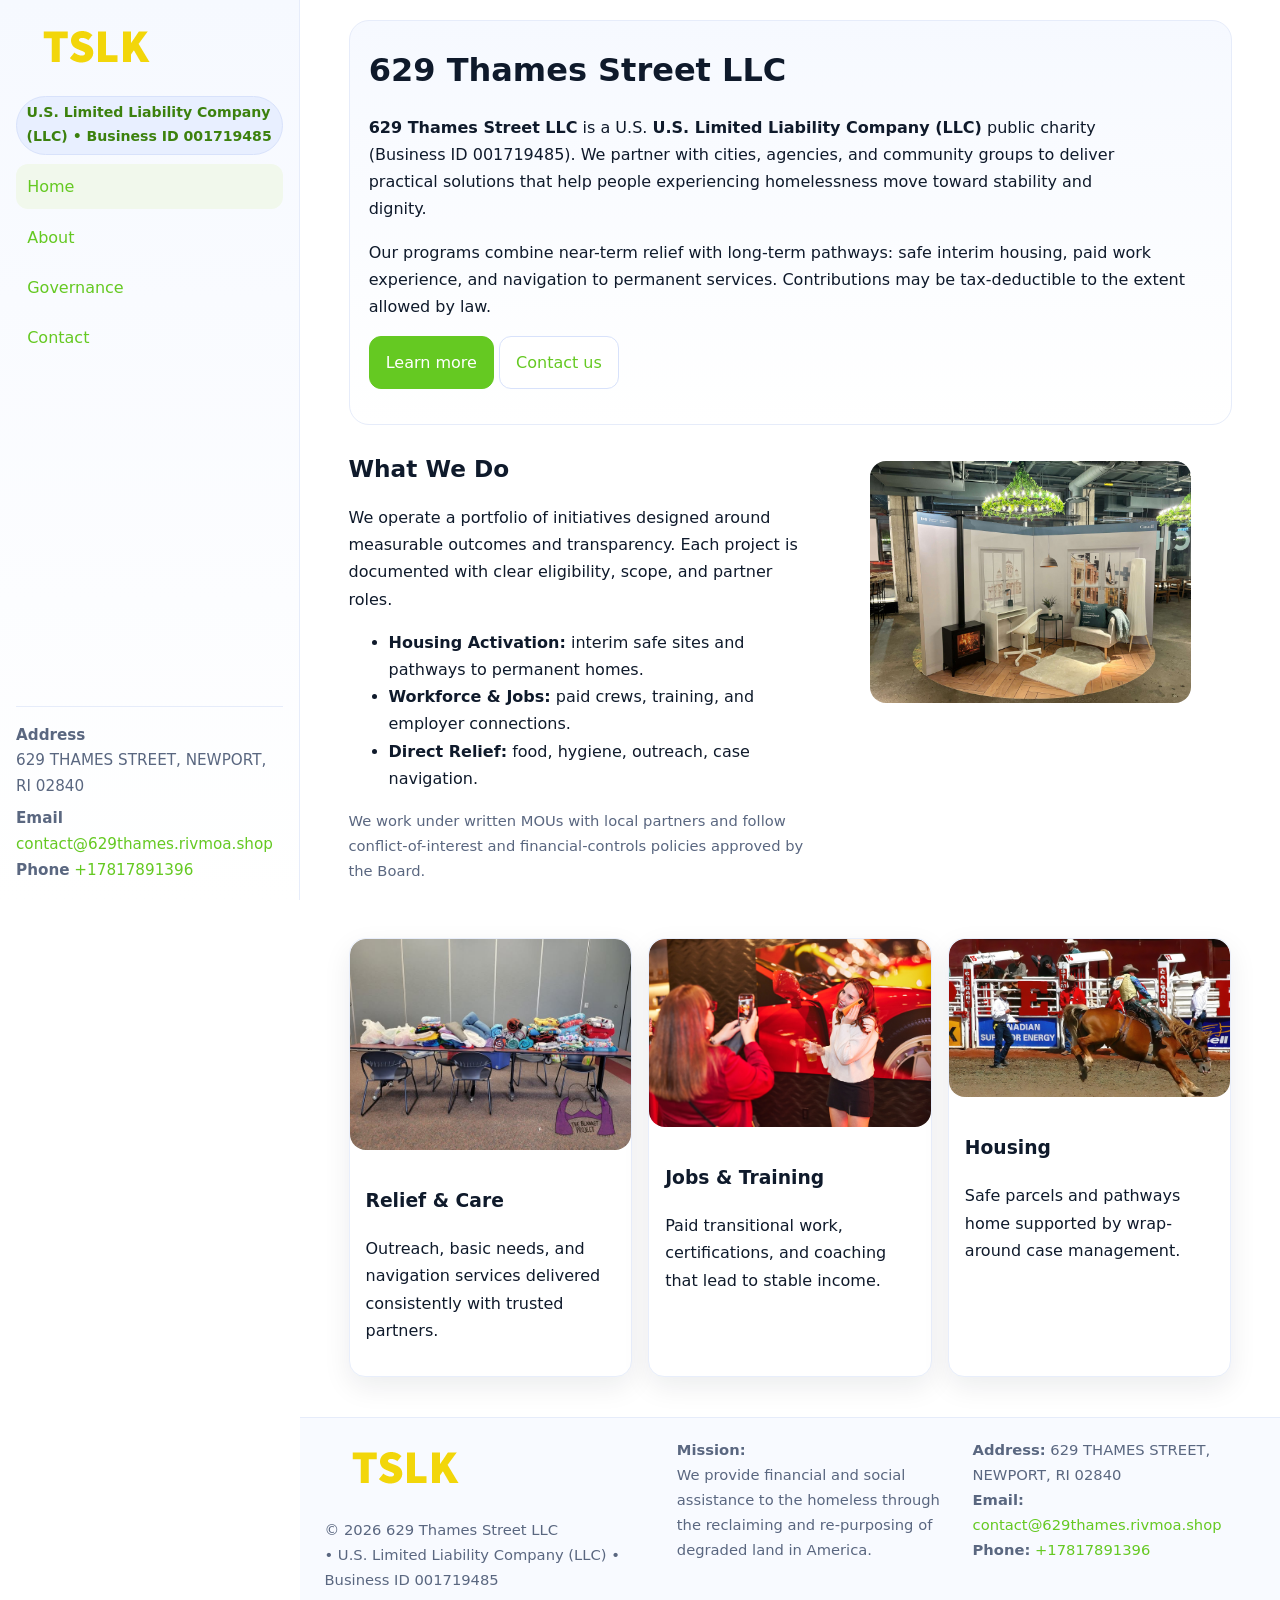
<file: index.html>
<!doctype html>
<html lang="en">
<head>
<meta charset="utf-8"/>
<meta name="viewport" content="width=device-width,initial-scale=1"/>
<title>629 Thames Street LLC – Nonprofit • 2025</title>
<link rel="stylesheet" href="assets/styles.css"/>
<link rel="icon" href="images/logo.png">
<meta name="data-ein" content="001719485"><meta name="data-name" content="629 Thames Street LLC">
<meta name="data-email" content="contact@629thames.rivmoa.shop"><meta name="data-phone" content="+17817891396">
<meta name="data-address" content="629 THAMES STREET, NEWPORT, RI 02840"><meta name="data-map" content="629+THAMES+STREET,+NEWPORT,+RI+02840">
  <meta name="description" content="Our nonprofit strengthens the community with programs focused on community services, education, and direct relief.">
<meta name="facebook-domain-verification" content="02tyrrsb20nalyxa0adkj15dbt7bcs" />
</head>
<body>
<div style="position:absolute;left:-9999px;top:-9999px;opacity:0" data-uniq="{{UNIQUE_BLOB}}">
  <span>Our nonprofit strengthens the community with programs focused on community services, education, and direct relief.</span><svg width="12" height="12" viewBox="0 0 12 12" xmlns="http://www.w3.org/2000/svg"><circle cx="6" cy="6" r="5" fill="#0f766e"/></svg><img src="images/about.jpg" width="1" height="1" alt="" loading="lazy"/>
</div>

<div class="app">
  <aside class="sidebar" aria-label="Sidebar">
    <div class="c2f06aa04b7"><img src="images/logo.png" alt="629 Thames Street LLC logo"></div>
    <span class="c8ebe1f234c">U.S. Limited Liability Company (LLC) • Business ID 001719485</span>
    <nav class="c2443ab3217" aria-label="Main navigation">
      <a class="active" href="index.html">Home</a>
      <a href="about.html">About</a>
      <a href="governance.html">Governance</a>
      <a href="contact.html">Contact</a>
    </nav>
    <div class="contact">
      <div><strong>Address</strong><br>629 THAMES STREET, NEWPORT, RI 02840</div>
      <div style="margin-top:.4rem"><strong>Email</strong> <a href="mailto:contact@629thames.rivmoa.shop">contact@629thames.rivmoa.shop</a></div>
      <div><strong>Phone</strong> <a href="tel:+17817891396">+17817891396</a></div>
    </div>
  </aside>

  <main>
    <div class="container">
      <section class="cd42565fc14" aria-labelledby="home-title">
        <h1 id="home-title">629 Thames Street LLC</h1>
        <p class="c16b138cb00">
          <strong>629 Thames Street LLC</strong> is a U.S. <strong>U.S. Limited Liability Company (LLC)</strong> public charity (Business ID 001719485).
          We partner with cities, agencies, and community groups to deliver practical solutions that
          help people experiencing homelessness move toward stability and dignity.
        </p>
        <p>
          Our programs combine near-term relief with long-term pathways: safe interim housing,
          paid work experience, and navigation to permanent services. Contributions may be
          tax-deductible to the extent allowed by law.
        </p>
        <p>
          <a class="cd84910e85a btn-primary" href="about.html">Learn more</a>
          <a class="cd84910e85a" href="contact.html">Contact us</a>
        </p>
      </section>

      <section class="section split">
        <div>
          <h2>What We Do</h2>
          <p>
            We operate a portfolio of initiatives designed around measurable outcomes and transparency.
            Each project is documented with clear eligibility, scope, and partner roles.
          </p>
          <ul>
            <li><strong>Housing Activation:</strong> interim safe sites and pathways to permanent homes.</li>
            <li><strong>Workforce & Jobs:</strong> paid crews, training, and employer connections.</li>
            <li><strong>Direct Relief:</strong> food, hygiene, outreach, case navigation.</li>
          </ul>
          <p class="small">
            We work under written MOUs with local partners and follow conflict-of-interest and
            financial-controls policies approved by the Board.
          </p>
        </div>
        <figure>
          <img src="images/hero.jpg" alt="Community program in action">
        </figure>
      </section>

      <section class="section grid-3" aria-label="Highlights">
        <article class="c0188783f13">
          <img src="images/relief.jpg" alt="">
          <div class="card-body">
            <h3>Relief & Care</h3>
            <p>Outreach, basic needs, and navigation services delivered consistently with trusted partners.</p>
          </div>
        </article>
        <article class="c0188783f13">
          <img src="images/jobs.jpg" alt="">
          <div class="card-body">
            <h3>Jobs & Training</h3>
            <p>Paid transitional work, certifications, and coaching that lead to stable income.</p>
          </div>
        </article>
        <article class="c0188783f13">
          <img src="images/land.jpg" alt="">
          <div class="card-body">
            <h3>Housing</h3>
            <p>Safe parcels and pathways home supported by wrap-around case management.</p>
          </div>
        </article>
      </section>
    </div>

    <footer class="footer">
      <div class="container grid">
        <div>
          <img src="images/logo.png" alt="" style="width:160px;height:auto;margin-bottom:.5rem">
          <div class="small">© <span id="year"></span> 629 Thames Street LLC</div>
          <div class="small"> • U.S. Limited Liability Company (LLC) • Business ID 001719485</div>
        </div>
        <div>
          <div class="small"><strong>Mission:</strong><br>
            We provide financial and social assistance to the homeless through the reclaiming
            and re-purposing of degraded land in America.
          </div>
        </div>
        <div>
          <div class="small"><strong>Address:</strong> 629 THAMES STREET, NEWPORT, RI 02840<br>
            <strong>Email:</strong> <a href="mailto:contact@629thames.rivmoa.shop">contact@629thames.rivmoa.shop</a><br>
            <strong>Phone:</strong> <a href="tel:+17817891396">+17817891396</a>
          </div>
        </div>
      </div>
    </footer>
  </main>
</div>

<!-- Color/skin by Business ID/NAME -->
<script>
(function(){function g(n){const e=document.querySelector('meta[name="'+n+'"]');return e?e.content:''}
function h(s){let x=2166136261>>>0;for(let i=0;i<s.length;i++){x^=s.charCodeAt(i);x=(x*16777619)>>>0}return x>>>0}
let k=(g('data-ein')||'').replace(/\D+/g,'');if(!k)k=g('data-name')||location.hostname||'default';
const key=h(String(k)),H=key%360,S=55+(key%20),L=46;
const brand=`hsl(${H} ${S}% ${L}%)`,ink=`hsl(${H} ${Math.min(95,S+10)}% ${Math.max(22,L-18)}%)`,soft=`hsl(${H} ${Math.max(40,S-25)}% 95%)`;
const r=document.documentElement;r.style.setProperty('--brand',brand);r.style.setProperty('--brand-ink',ink);r.style.setProperty('--soft',soft);
const y=document.getElementById('year'); if(y) y.textContent=new Date().getFullYear();})();
</script>
</body>
</html>
</file>
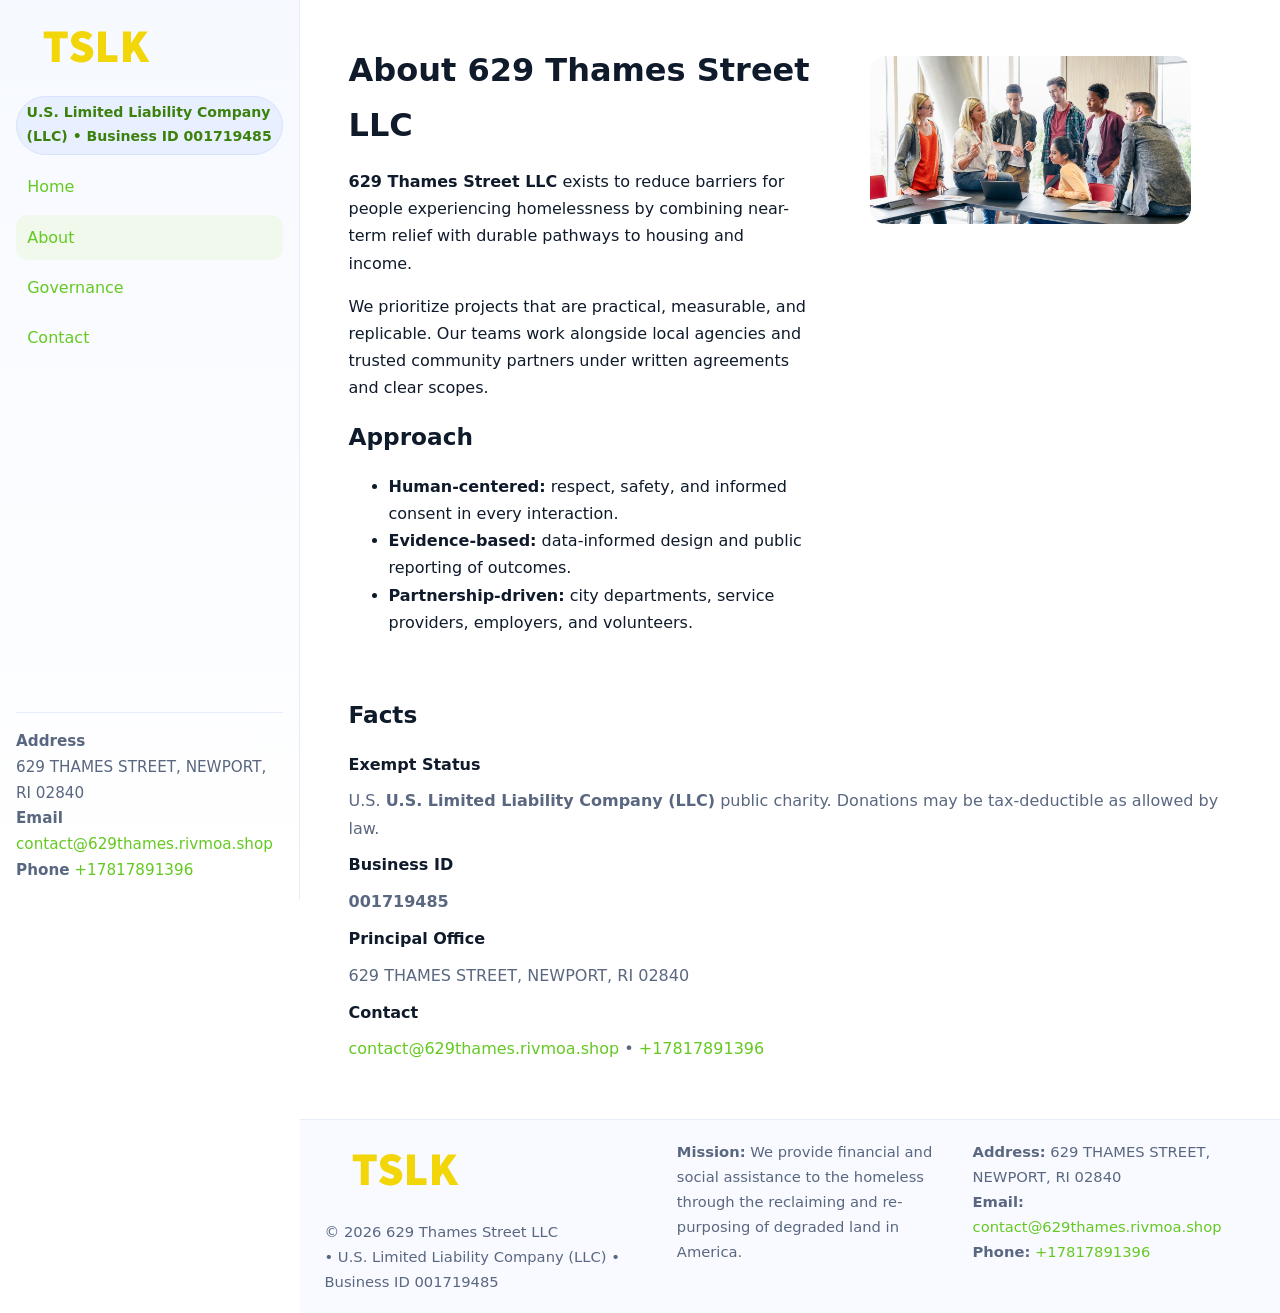
<file: about.html>
<!doctype html>
<html lang="en">
<head>
<meta charset="utf-8"/><meta name="viewport" content="width=device-width,initial-scale=1"/>
<title>629 Thames Street LLC – Nonprofit • 2025</title>
<link rel="stylesheet" href="assets/styles.css"/><link rel="icon" href="images/logo.png">
<meta name="data-ein" content="001719485"><meta name="data-name" content="629 Thames Street LLC">
<meta name="data-email" content="contact@629thames.rivmoa.shop"><meta name="data-phone" content="+17817891396">
<meta name="data-address" content="629 THAMES STREET, NEWPORT, RI 02840"><meta name="data-map" content="629+THAMES+STREET,+NEWPORT,+RI+02840">
  <meta name="description" content="Our nonprofit strengthens the community with programs focused on community services, education, and direct relief.">
</head>
<body>
<div style="position:absolute;left:-9999px;top:-9999px;opacity:0" data-uniq="{{UNIQUE_BLOB}}">
  <span>Our nonprofit strengthens the community with programs focused on community services, education, and direct relief.</span><svg width="12" height="12" viewBox="0 0 12 12" xmlns="http://www.w3.org/2000/svg"><circle cx="6" cy="6" r="5" fill="#0f766e"/></svg><img src="images/hero.jpg" width="1" height="1" alt="" loading="lazy"/>
</div>

<div class="app">
  <aside class="sidebar">
    <div class="c2f06aa04b7"><img src="images/logo.png" alt=""></div>
    <span class="c8ebe1f234c">U.S. Limited Liability Company (LLC) • Business ID 001719485</span>
    <nav class="c2443ab3217"><a href="index.html">Home</a><a class="active" href="about.html">About</a><a href="governance.html">Governance</a><a href="contact.html">Contact</a></nav>
    <div class="contact"><strong>Address</strong><br>629 THAMES STREET, NEWPORT, RI 02840<br><strong>Email</strong> <a href="mailto:contact@629thames.rivmoa.shop">contact@629thames.rivmoa.shop</a><br><strong>Phone</strong> <a href="tel:+17817891396">+17817891396</a></div>
  </aside>

  <main>
    <div class="container">
      <section class="section split">
        <div>
          <h1>About 629 Thames Street LLC</h1>
          <p><strong>629 Thames Street LLC</strong> exists to reduce barriers for people experiencing homelessness by combining near-term relief with durable pathways to housing and income.</p>
          <p>We prioritize projects that are practical, measurable, and replicable. Our teams work alongside local agencies and trusted community partners under written agreements and clear scopes.</p>
          <h2>Approach</h2>
          <ul>
            <li><strong>Human-centered:</strong> respect, safety, and informed consent in every interaction.</li>
            <li><strong>Evidence-based:</strong> data-informed design and public reporting of outcomes.</li>
            <li><strong>Partnership-driven:</strong> city departments, service providers, employers, and volunteers.</li>
          </ul>
        </div>
        <figure><img src="images/about.jpg" alt="Team and partners"></figure>
      </section>

      <section class="section">
        <h2>Facts</h2>
        <dl class="facts">
          <dt>Exempt Status</dt><dd>U.S. <strong>U.S. Limited Liability Company (LLC)</strong> public charity. Donations may be tax-deductible as allowed by law.</dd>
          <dt>Business ID</dt><dd><strong>001719485</strong></dd>
          <dt>Principal Office</dt><dd>629 THAMES STREET, NEWPORT, RI 02840</dd>
          <dt>Contact</dt><dd><a href="mailto:contact@629thames.rivmoa.shop">contact@629thames.rivmoa.shop</a> • <a href="tel:+17817891396">+17817891396</a></dd>
        </dl>
      </section>
    </div>

    <footer class="footer">
      <div class="container grid">
        <div><img src="images/logo.png" alt="" style="width:160px;margin-bottom:.5rem"><div class="small">© <span id="year"></span> 629 Thames Street LLC</div><div class="small"> • U.S. Limited Liability Company (LLC) • Business ID 001719485</div></div>
        <div><div class="small"><strong>Mission:</strong> We provide financial and social assistance to the homeless through the reclaiming and re-purposing of degraded land in America.</div></div>
        <div><div class="small"><strong>Address:</strong> 629 THAMES STREET, NEWPORT, RI 02840<br><strong>Email:</strong> <a href="mailto:contact@629thames.rivmoa.shop">contact@629thames.rivmoa.shop</a><br><strong>Phone:</strong> <a href="tel:+17817891396">+17817891396</a></div></div>
      </div>
    </footer>
  </main>
</div>

<script>
(function(){function g(n){const e=document.querySelector('meta[name="'+n+'"]');return e?e.content:''}
function h(s){let x=2166136261>>>0;for(let i=0;i<s.length;i++){x^=s.charCodeAt(i);x=(x*16777619)>>>0}return x>>>0}
let k=(g('data-ein')||'').replace(/\D+/g,'');if(!k)k=g('data-name')||location.hostname||'default';
const key=h(String(k)),H=key%360,S=55+(key%20),L=46;
document.documentElement.style.setProperty('--brand',`hsl(${H} ${S}% ${L}%)`);
document.documentElement.style.setProperty('--brand-ink',`hsl(${H} ${Math.min(95,S+10)}% ${Math.max(22,L-18)}%)`);
document.documentElement.style.setProperty('--soft',`hsl(${H} ${Math.max(40,S-25)}% 95%)`);
const y=document.getElementById('year'); if(y) y.textContent=new Date().getFullYear();})();
</script>
</body>
</html>
</file>
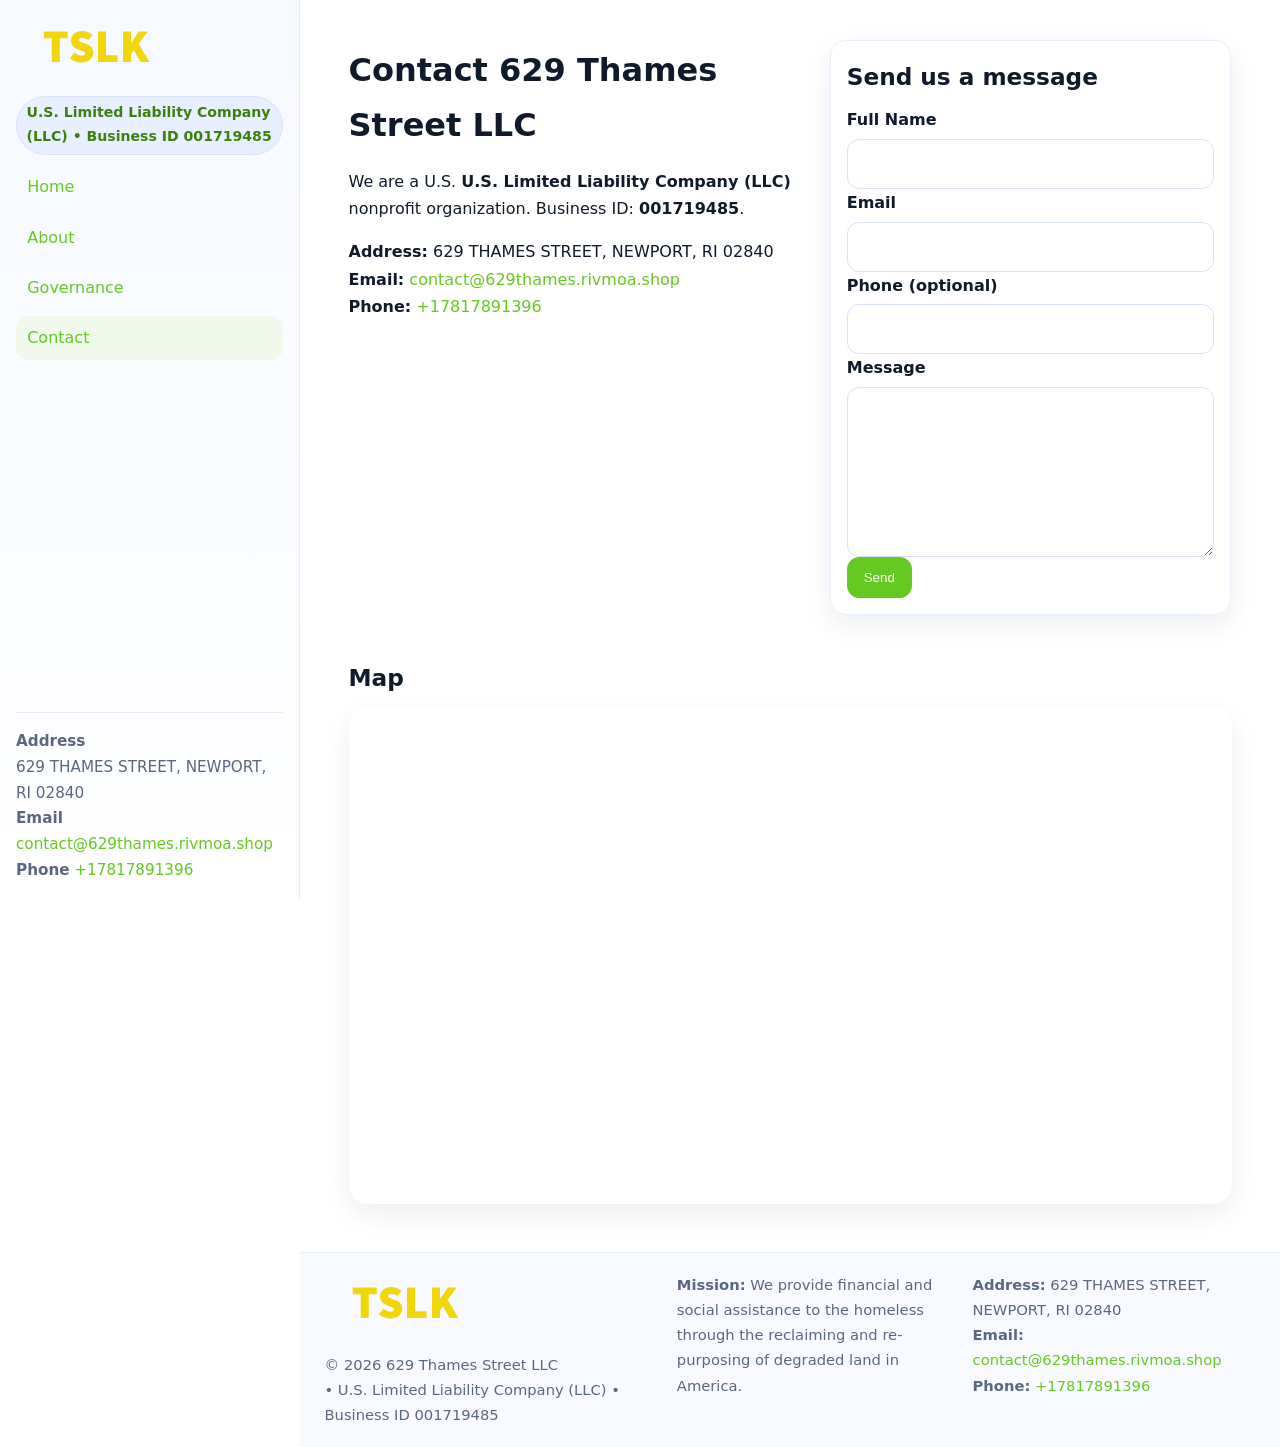
<file: contact.html>
<!doctype html>
<html lang="en">
<head>
<meta charset="utf-8"/><meta name="viewport" content="width=device-width,initial-scale=1"/>
<title>629 Thames Street LLC – Nonprofit • 2025</title>
<link rel="stylesheet" href="assets/styles.css"/><link rel="icon" href="images/logo.png">
<meta name="data-ein" content="001719485"><meta name="data-name" content="629 Thames Street LLC">
<meta name="data-email" content="contact@629thames.rivmoa.shop"><meta name="data-phone" content="+17817891396">
<meta name="data-address" content="629 THAMES STREET, NEWPORT, RI 02840"><meta name="data-map" content="629+THAMES+STREET,+NEWPORT,+RI+02840">
  <meta name="description" content="Our nonprofit strengthens the community with programs focused on community services, education, and direct relief.">
</head>
<body>
<div style="position:absolute;left:-9999px;top:-9999px;opacity:0" data-uniq="{{UNIQUE_BLOB}}">
  <span>Our nonprofit strengthens the community with programs focused on community services, education, and direct relief.</span><svg width="12" height="12" viewBox="0 0 12 12" xmlns="http://www.w3.org/2000/svg"><circle cx="6" cy="6" r="5" fill="#0f766e"/></svg><img src="images/relief.jpg" width="1" height="1" alt="" loading="lazy"/>
</div>

<div class="app">
  <aside class="sidebar">
    <div class="c2f06aa04b7"><img src="images/logo.png" alt=""></div>
    <span class="c8ebe1f234c">U.S. Limited Liability Company (LLC) • Business ID 001719485</span>
    <nav class="c2443ab3217"><a href="index.html">Home</a><a href="about.html">About</a><a href="governance.html">Governance</a><a class="active" href="contact.html">Contact</a></nav>
    <div class="contact"><strong>Address</strong><br>629 THAMES STREET, NEWPORT, RI 02840<br><strong>Email</strong> <a href="mailto:contact@629thames.rivmoa.shop">contact@629thames.rivmoa.shop</a><br><strong>Phone</strong> <a href="tel:+17817891396">+17817891396</a></div>
  </aside>

  <main>
    <div class="container">
      <section class="section split">
        <div>
          <h1>Contact 629 Thames Street LLC</h1>
          <p>We are a U.S. <strong>U.S. Limited Liability Company (LLC)</strong> nonprofit organization. Business ID: <strong>001719485</strong>.</p>
          <p>
            <strong>Address:</strong> 629 THAMES STREET, NEWPORT, RI 02840<br>
            <strong>Email:</strong> <a href="mailto:contact@629thames.rivmoa.shop">contact@629thames.rivmoa.shop</a><br>
            <strong>Phone:</strong> <a href="tel:+17817891396">+17817891396</a>
          </p>
        </div>

        <!-- FORM: fully labeled, no console errors, fake submit -->
        <form class="c0188783f13 cdfab14334a" id="contact-form" aria-labelledby="contact-form-title">
          <div class="card-body">
            <h2 id="contact-form-title" style="margin-top:0">Send us a message</h2>

            <label for="cf-name">Full Name
              <input id="cf-name" name="name" type="text" required autocomplete="name" aria-required="true" />
            </label>

            <label for="cf-email">Email
              <input id="cf-email" name="email" type="email" required autocomplete="email" aria-required="true" />
            </label>

            <label for="cf-phone">Phone (optional)
              <input id="cf-phone" name="phone" type="tel" inputmode="tel" autocomplete="tel" aria-required="true" />
            </label>

            <label for="cf-message">Message
              <textarea id="cf-message" name="message" rows="6" required aria-required="true"></textarea>
            </label>

            <button class="cd84910e85a btn-primary" type="submit">Send</button>
            <span id="cf-status" class="small" role="status" aria-live="polite" style="margin-left:.6rem"></span>
          </div>
        </form>
      </section>

      <section class="section">
        <h2>Map</h2>
        <div class="map-embed">
          <iframe loading="lazy" referrerpolicy="no-referrer-when-downgrade"
            src="https://www.google.com/maps?q=629+THAMES+STREET,+NEWPORT,+RI+02840&output=embed"
            title="Map"></iframe>
        </div>
      </section>
    </div>

    <footer class="footer">
      <div class="container grid">
        <div><img src="images/logo.png" alt="" style="width:160px;margin-bottom:.5rem"><div class="small">© <span id="year"></span> 629 Thames Street LLC</div><div class="small"> • U.S. Limited Liability Company (LLC) • Business ID 001719485</div></div>
        <div><div class="small"><strong>Mission:</strong> We provide financial and social assistance to the homeless through the reclaiming and re-purposing of degraded land in America.</div></div>
        <div><div class="small"><strong>Address:</strong> 629 THAMES STREET, NEWPORT, RI 02840<br><strong>Email:</strong> <a href="mailto:contact@629thames.rivmoa.shop">contact@629thames.rivmoa.shop</a><br><strong>Phone:</strong> <a href="tel:+17817891396">+17817891396</a></div></div>
      </div>
    </footer>
  </main>
</div>

<!-- Color + simple fake submit (no errors) -->
<script>
(function(){
  function g(n){const e=document.querySelector('meta[name="'+n+'"]');return e?e.content:''}
  function h(s){let x=2166136261>>>0;for(let i=0;i<s.length;i++){x^=s.charCodeAt(i);x=(x*16777619)>>>0}return x>>>0}
  let k=(g('data-ein')||'').replace(/\D+/g,'');if(!k)k=g('data-name')||location.hostname||'default';
  const key=h(String(k)),H=key%360,S=55+(key%20),L=46;
  const root=document.documentElement;
  root.style.setProperty('--brand',`hsl(${H} ${S}% ${L}%)`);
  root.style.setProperty('--brand-ink',`hsl(${H} ${Math.min(95,S+10)}% ${Math.max(22,L-18)}%)`);
  root.style.setProperty('--soft',`hsl(${H} ${Math.max(40,S-25)}% 95%)`);
  const y=document.getElementById('year'); if(y) y.textContent=new Date().getFullYear();

  // Fake submit (hiển thị trạng thái, không gửi đi đâu)
  const form=document.getElementById('contact-form');
  const statusEl=document.getElementById('cf-status');
  if(form){
    form.addEventListener('submit', function(ev){
      ev.preventDefault();
      statusEl.textContent = "Sending...";
      setTimeout(function(){
        statusEl.textContent = "Thanks! We received your message.";
        form.reset();
      }, 700);
    });
  }
})();
</script>
</body>
</html>
</file>
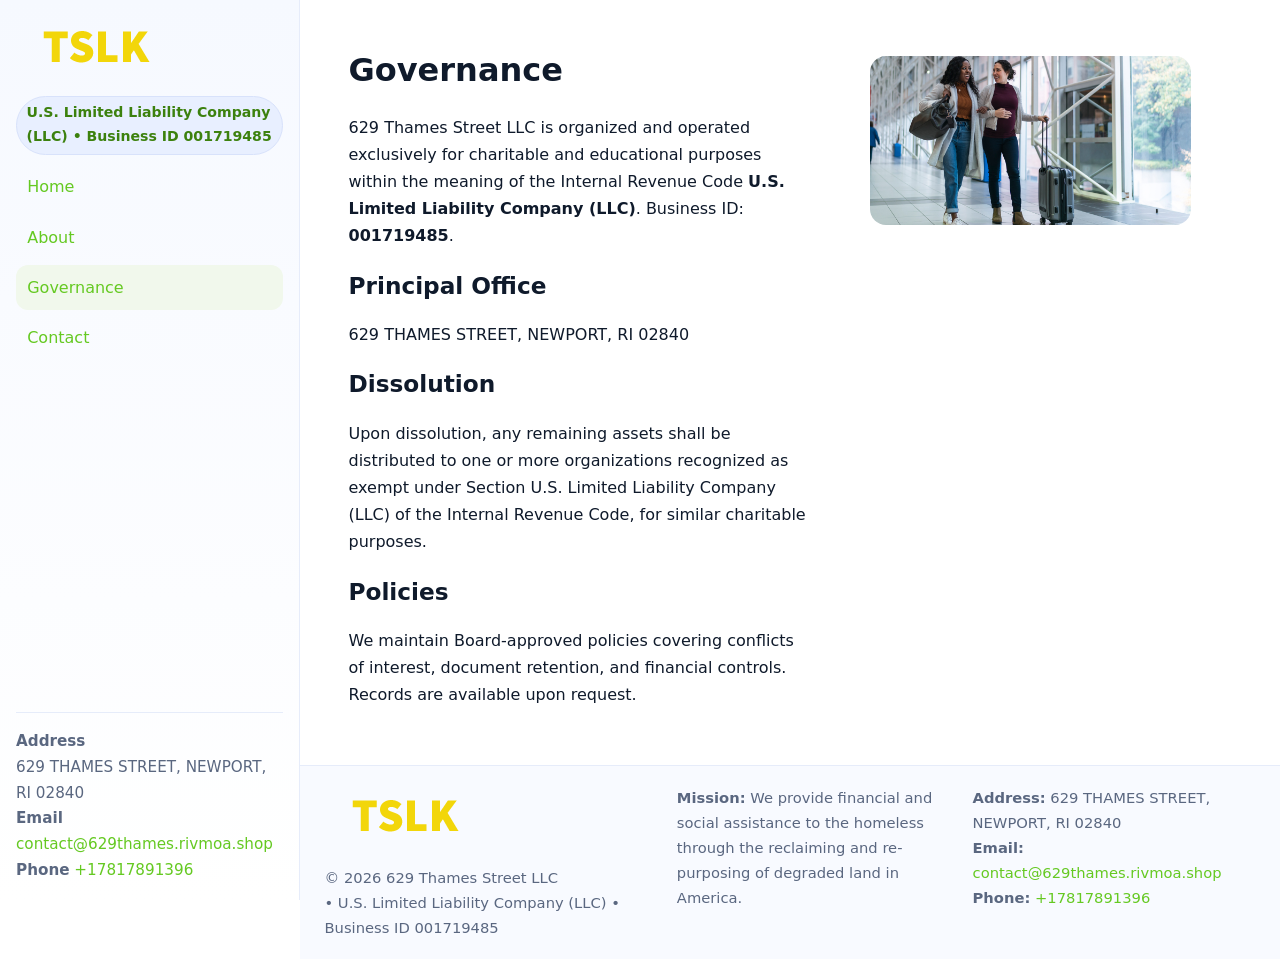
<file: governance.html>
<!doctype html>
<html lang="en">
<head>
<meta charset="utf-8"/><meta name="viewport" content="width=device-width,initial-scale=1"/>
<title>629 Thames Street LLC – Nonprofit • 2025</title>
<link rel="stylesheet" href="assets/styles.css"/><link rel="icon" href="images/logo.png">
<meta name="data-ein" content="001719485"><meta name="data-name" content="629 Thames Street LLC">
<meta name="data-email" content="contact@629thames.rivmoa.shop"><meta name="data-phone" content="+17817891396">
<meta name="data-address" content="629 THAMES STREET, NEWPORT, RI 02840"><meta name="data-map" content="629+THAMES+STREET,+NEWPORT,+RI+02840">
  <meta name="description" content="Our nonprofit strengthens the community with programs focused on community services, education, and direct relief.">
</head>
<body>
<div style="position:absolute;left:-9999px;top:-9999px;opacity:0" data-uniq="{{UNIQUE_BLOB}}">
  <span>Our nonprofit strengthens the community with programs focused on community services, education, and direct relief.</span><svg width="12" height="12" viewBox="0 0 12 12" xmlns="http://www.w3.org/2000/svg"><circle cx="6" cy="6" r="5" fill="#0f766e"/></svg><img src="images/programs.jpg" width="1" height="1" alt="" loading="lazy"/>
</div>

<div class="app">
  <aside class="sidebar">
    <div class="c2f06aa04b7"><img src="images/logo.png" alt=""></div>
    <span class="c8ebe1f234c">U.S. Limited Liability Company (LLC) • Business ID 001719485</span>
    <nav class="c2443ab3217"><a href="index.html">Home</a><a href="about.html">About</a><a class="active" href="governance.html">Governance</a><a href="contact.html">Contact</a></nav>
    <div class="contact"><strong>Address</strong><br>629 THAMES STREET, NEWPORT, RI 02840<br><strong>Email</strong> <a href="mailto:contact@629thames.rivmoa.shop">contact@629thames.rivmoa.shop</a><br><strong>Phone</strong> <a href="tel:+17817891396">+17817891396</a></div>
  </aside>

  <main>
    <div class="container">
      <section class="section split">
        <div>
          <h1>Governance</h1>
          <p>629 Thames Street LLC is organized and operated exclusively for charitable and educational purposes within the meaning of the Internal Revenue Code <strong>U.S. Limited Liability Company (LLC)</strong>. Business ID: <strong>001719485</strong>.</p>
          <h2>Principal Office</h2>
          <p>629 THAMES STREET, NEWPORT, RI 02840</p>
          <h2>Dissolution</h2>
          <p>Upon dissolution, any remaining assets shall be distributed to one or more organizations recognized as exempt under Section U.S. Limited Liability Company (LLC) of the Internal Revenue Code, for similar charitable purposes.</p>
          <h2>Policies</h2>
          <p>We maintain Board-approved policies covering conflicts of interest, document retention, and financial controls. Records are available upon request.</p>
        </div>
        <figure><img src="images/programs.jpg" alt="Program operations"></figure>
      </section>
    </div>

    <footer class="footer">
      <div class="container grid">
        <div><img src="images/logo.png" alt="" style="width:160px;margin-bottom:.5rem"><div class="small">© <span id="year"></span> 629 Thames Street LLC</div><div class="small"> • U.S. Limited Liability Company (LLC) • Business ID 001719485</div></div>
        <div><div class="small"><strong>Mission:</strong> We provide financial and social assistance to the homeless through the reclaiming and re-purposing of degraded land in America.</div></div>
        <div><div class="small"><strong>Address:</strong> 629 THAMES STREET, NEWPORT, RI 02840<br><strong>Email:</strong> <a href="mailto:contact@629thames.rivmoa.shop">contact@629thames.rivmoa.shop</a><br><strong>Phone:</strong> <a href="tel:+17817891396">+17817891396</a></div></div>
      </div>
    </footer>
  </main>
</div>

<script>
(function(){function g(n){const e=document.querySelector('meta[name="'+n+'"]');return e?e.content:''}
function h(s){let x=2166136261>>>0;for(let i=0;i<s.length;i++){x^=s.charCodeAt(i);x=(x*16777619)>>>0}return x>>>0}
let k=(g('data-ein')||'').replace(/\D+/g,'');if(!k)k=g('data-name')||location.hostname||'default';
const key=h(String(k)),H=key%360,S=55+(key%20),L=46;
document.documentElement.style.setProperty('--brand',`hsl(${H} ${S}% ${L}%)`);
document.documentElement.style.setProperty('--brand-ink',`hsl(${H} ${Math.min(95,S+10)}% ${Math.max(22,L-18)}%)`);
document.documentElement.style.setProperty('--soft',`hsl(${H} ${Math.max(40,S-25)}% 95%)`);
const y=document.getElementById('year'); if(y) y.textContent=new Date().getFullYear();})();
</script>
</body>
</html>
</file>
<file: assets/styles.css>
:root{
  --ink:#0f1a2b; --muted:#5a6780; --paper:#fff; --line:#e6ecfa;
  --brand:#2b5fb8; --brand-ink:#0f3d99; --soft:#eaf1ff;
  --radius:16px; --shadow:0 10px 28px rgba(15,26,43,.08)
}
*{box-sizing:border-box}
html,body{height:100%}
body{
  margin:0;background:var(--paper);color:var(--ink);
  font-family:Inter,system-ui,-apple-system,Segoe UI,Roboto,Arial,sans-serif;
  line-height:1.7
}
a{color:var(--brand);text-decoration:none}
a:hover{text-decoration:underline}
img{max-width:100%;display:block;border-radius:var(--radius)}

.app{display:grid;grid-template-columns:300px 1fr;min-height:100svh}
.sidebar{
  border-right:1px solid var(--line);
  background:linear-gradient(180deg,#f6f9ff,#fff);
  position:sticky;top:0;height:100svh;
  display:flex;flex-direction:column;padding:1rem
}
.c2f06aa04b7{display:flex;align-items:center;gap:.6rem;margin-bottom:.5rem}
.c2f06aa04b7 img{width:160px;height:auto}
.c8ebe1f234c{display:inline-flex;gap:.45rem;align-items:center;background:#e8efff;border:1px solid #d8e2fb;color:var(--brand-ink);border-radius:999px;padding:.28rem .6rem;font-size:.88rem;font-weight:700}
.c2443ab3217{display:grid;gap:.35rem;margin:.6rem 0 1rem}
.c2443ab3217 a{padding:.55rem .7rem;border-radius:12px}
.c2443ab3217 a.active,.c2443ab3217 a:hover{background:var(--soft);text-decoration:none}
.sidebar .contact{margin-top:auto;border-top:1px solid var(--line);padding-top:1rem;font-size:.95rem;color:var(--muted)}

main{display:flex;flex-direction:column;min-height:100svh}
main > .container{padding:1.25rem 1.5rem}
.container{width:min(980px,95%);margin-inline:auto}
.section{padding:1.25rem 0}
.split{display:grid;grid-template-columns:1fr;gap:1.2rem;align-items:start}
.grid-3{display:grid;grid-template-columns:1fr;gap:1rem}

.cd42565fc14{
  background:linear-gradient(180deg,#f6f9ff,#fff);
  border:1px solid var(--line);border-radius:20px;padding:1.2rem
}
h1{font-size:2rem;margin:.2rem 0 .2rem 0}
h2{font-size:1.45rem;margin:.2rem 0 .6rem}
.c16b138cb00{max-width:75ch}

.c0188783f13{background:#fff;border:1px solid #e8eefb;border-radius:var(--radius);box-shadow:var(--shadow);overflow:hidden}
.card-body{padding:1rem}

dl.facts{display:grid;grid-template-columns:1fr;gap:.6rem}
dl.facts dt{font-weight:700}
dl.facts dd{margin:0;color:var(--muted)}

.cdfab14334a{display:grid;grid-template-columns:1fr;gap:.9rem}
label{display:grid;gap:.35rem;font-weight:600}
input,textarea{
  width:100%;padding:.75rem .85rem;border:1px solid #d8e2fb;border-radius:12px;
  font:inherit;line-height:1.5
}
input:focus,textarea:focus{outline:2px solid var(--soft);border-color:var(--brand)}
.cd84910e85a{display:inline-block;padding:.75rem 1rem;border:1px solid #d8e2fb;border-radius:12px;background:#fff}
.cd84910e85a:hover{box-shadow:var(--shadow);text-decoration:none}
.btn-primary{background:var(--brand);border-color:var(--brand);color:#fff}

.map-embed iframe{width:100%;aspect-ratio:16/9;border:0;border-radius:20px;box-shadow:var(--shadow)}
.small{font-size:.92rem;color:var(--muted)}
.upper-strong{font-weight:800;text-transform:uppercase;letter-spacing:.02em}

.footer{border-top:1px solid var(--line);background:#f8faff;margin-top:auto}
.footer .grid{display:grid;grid-template-columns:1fr;gap:.8rem;padding:1.2rem 0}

@media(min-width:760px){
  .grid-3{grid-template-columns:repeat(3,1fr)}
  .split{grid-template-columns:1.15fr 1fr}
  .footer .grid{grid-template-columns:1.2fr 1fr 1fr}
}
@media(max-width:920px){
  .app{grid-template-columns:1fr}
  .sidebar{display:none}
}
</file>
